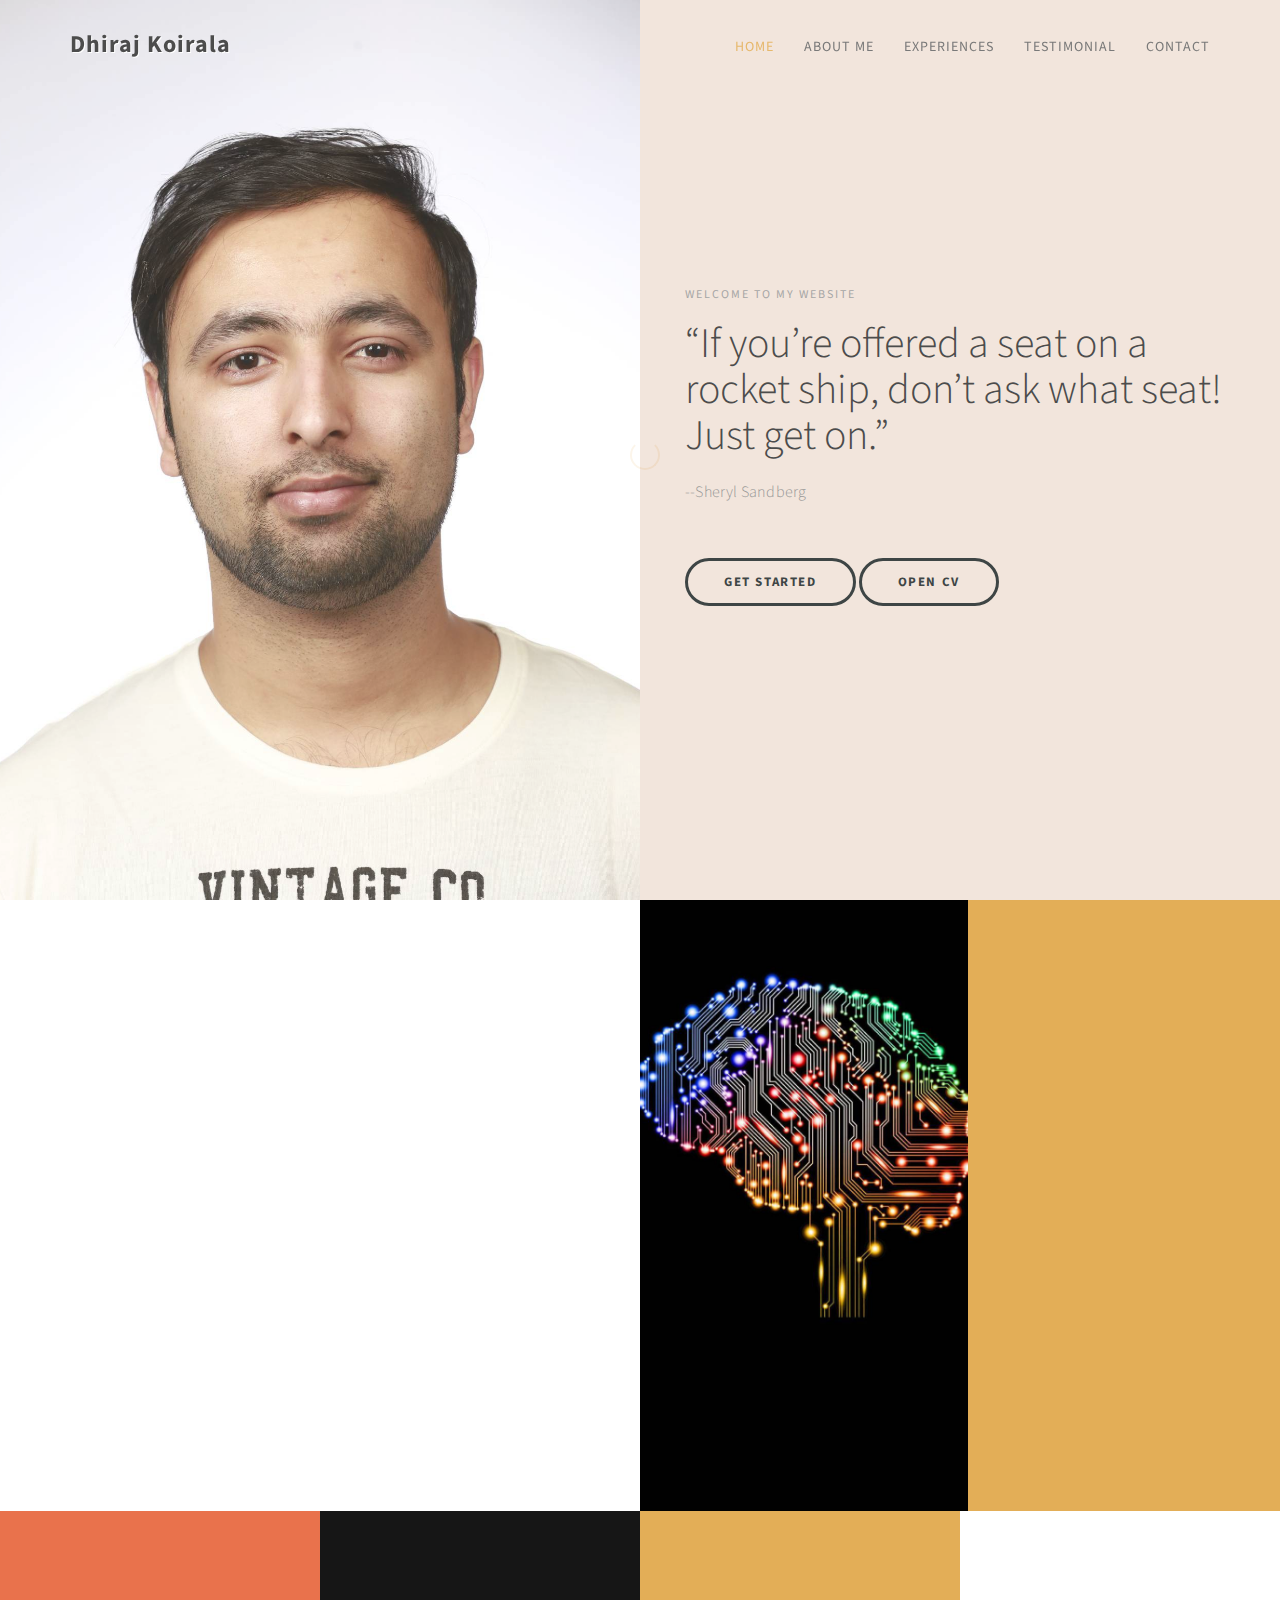
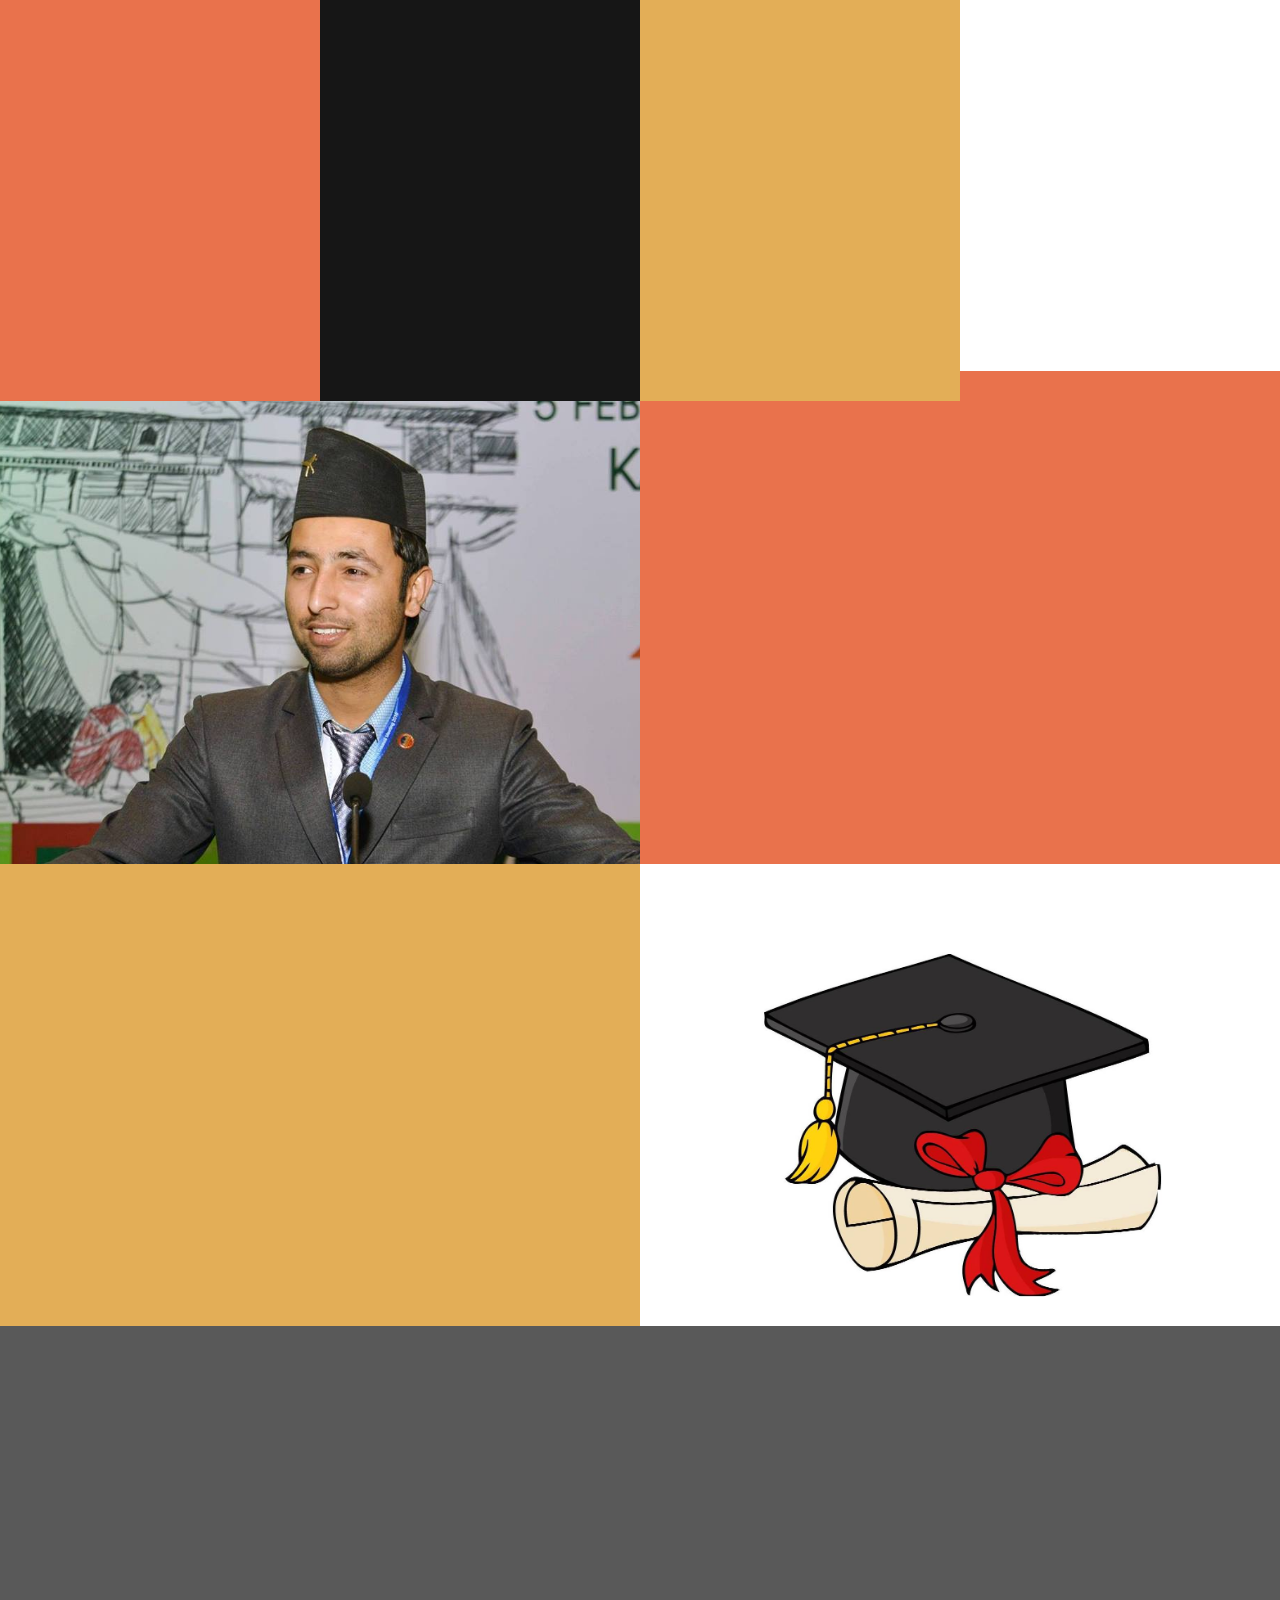
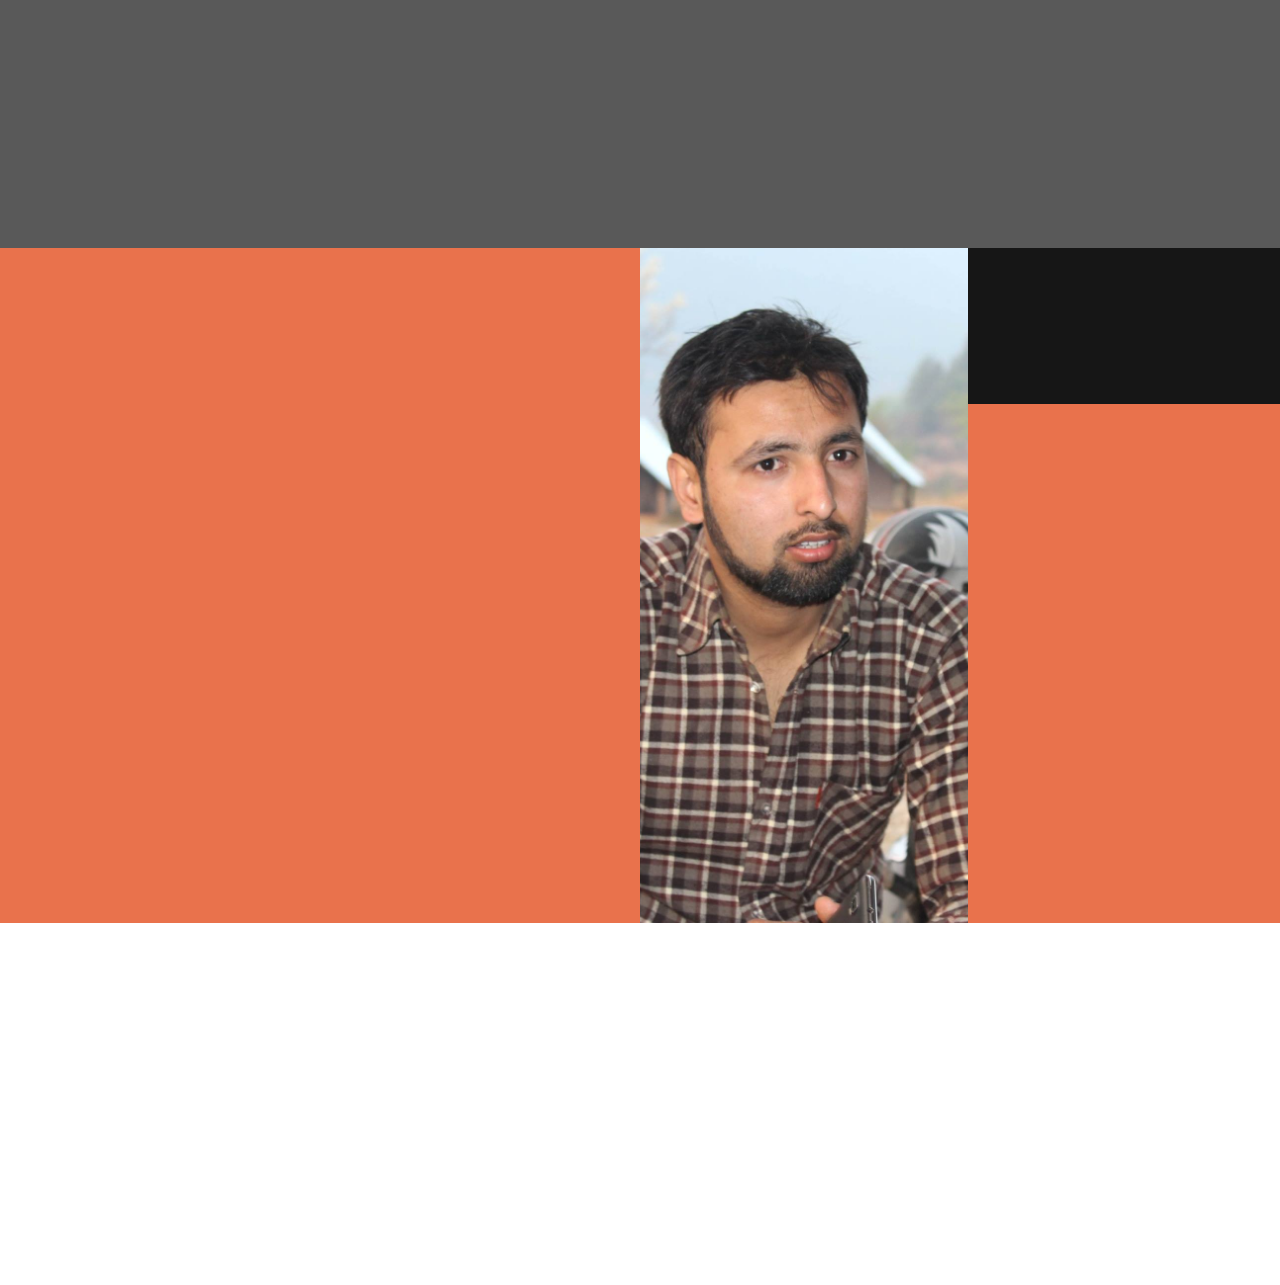
<file: index.html>
<!DOCTYPE html>
<html lang="en">

<head>

    <meta charset="UTF-8">
    <meta http-equiv="X-UA-Compatible" content="IE=Edge">
    <meta name="description" content="">
    <meta name="keywords" content="">
    <meta name="author" content="templatemo">
    <meta name="viewport" content="width=device-width, initial-scale=1, maximum-scale=1">

    <title>Dhiraj Koirala</title>
    <!--
Stimulus Template
http://www.templatemo.com/tm-498-stimulus
-->
    <link rel="stylesheet" href="css/bootstrap.min.css">
    <link rel="stylesheet" href="css/animate.css">
    <link rel="stylesheet" href="css/font-awesome.min.css">
    <link rel="stylesheet" href="css/templatemo-style.css">
    <link rel="stylesheet" href="css/style.css">

    <link href="https://fonts.googleapis.com/css?family=Source+Sans+Pro:300,400,700" rel="stylesheet">
    <link rel="stylesheet" href="https://stackpath.bootstrapcdn.com/font-awesome/4.7.0/css/font-awesome.min.css">
    <link rel="stylesheet" href="https://fonts.googleapis.com/css?family=Tangerine">

</head>

<body data-spy="scroll" data-target=".navbar-collapse" data-offset="50">


    <!-- PRE LOADER -->

    <div class="preloader">
        <div class="spinner">
            <span class="spinner-rotate"></span>
        </div>
    </div>


    <!-- Navigation Section -->

    <div class="navbar navbar-fixed-top custom-navbar" role="navigation">
        <div class="container">

            <!-- navbar header -->
            <div class="navbar-header">
                <button class="navbar-toggle" data-toggle="collapse" data-target=".navbar-collapse">
                    <span class="icon icon-bar"></span>
                    <span class="icon icon-bar"></span>
                    <span class="icon icon-bar"></span>
                </button>
                <a href="#" class="navbar-brand">Dhiraj Koirala</a>
            </div>

            <div class="collapse navbar-collapse">
                <ul class="nav navbar-nav navbar-right">
                    <li><a href="#home" class="smoothScroll">Home</a></li>
                    <li><a href="#about" class="smoothScroll">About Me</a></li>
                    <li><a href="#experience" class="smoothScroll">Experiences</a></li>
                    <li><a href="#quotes" class="smoothScroll">Testimonial</a></li>
                    <li><a href="#contact" class="smoothScroll">Contact</a></li>
                </ul>
            </div>

        </div>
    </div>


    <!-- Home Section -->

    <section id="home" class="parallax-section">
        <div class="container">
            <div class="row">

                <div class="col-md-6 col-sm-6">
                    <div class="home-img"></div>
                </div>

                <div class="col-md-6 col-sm-6">
                    <div class="home-thumb">
                        <div class="section-title">
                            <h4 class="wow fadeInUp" data-wow-delay="0.3s">welcome to my website</h4>
                            <h1 class="wow fadeInUp" data-wow-delay="0.6s"> “If you’re offered a seat on a rocket ship,
                                don’t ask what seat! Just get on.” <strong></strong>
                            </h1>
                            <p class="wow fadeInUp" data-wow-delay="0.9s">--Sheryl Sandberg</p>

                            <a href="#about" class="wow fadeInUp smoothScroll section-btn btn btn-success "
                                data-wow-delay="1.4s">Get Started</a>
                            <a target="_blank" rel="noopener noreferrer"
                                href="https://drive.google.com/file/d/1J0AiC-a9seTaYbRYvqviyuWIv1_-IByF/view?usp=sharing"
                                class="wow fadeInUp smoothScroll section-btn btn btn-success" data-wow-delay="1.4s">Open
                                CV</a>

                        </div>
                    </div>
                </div>


            </div>
        </div>
    </section>


    <!-- About Section -->

    <section id="about" class="parallax-section">
        <div class="container">
            <div class="row">

                <div class="col-md-6 col-sm-12">
                    <div class="about-thumb">
                        <div class="wow fadeInUp section-title" data-wow-delay="0.4s">
                            <h1 style="font-family: 'Tangerine', serif;">For now, It's just me. <strong>Dhiraj
                                    Koirala,</strong>
                            </h1>

                        </div>
                        <div class="wow fadeInUp" data-wow-delay="0.8s">
                            <p>student of Metropolia University of Applied Science, is hungry to become great at his
                                job.
                                Me as an IT and business graduate student poses skill of scanning the environment and finding
                                the hidden opportunity .
                            </p>
                            <p> In my view "Programming is not typing its thinking". I love coding. Beside that I also
                                enjoy swimming, playing football
                                and listening music. Always think optimistic and expect an exciting future. </p>

                        </div>
                    </div>
                </div>

                <div class="col-md-3 col-sm-6">
                    <div class="  background-image about-img border border-dark"></div>
                </div>

                <div class="bg-yellow col-md-3 col-sm-6">
                    <div class="skill-thumb">
                        <div class="wow fadeInUp section-title color-white" data-wow-delay="1.2s">
                            <h1>My Skills</h1>
                            <p class="color-white">Photoshop . HTML CSS JS . Web Design</p>
                        </div>

                        <div class=" wow fadeInUp skills-thumb" data-wow-delay="1.6s">

                            <strong style="font-size: 1em">Backend Processing </strong><strong
                                style="font-size:1em;margin: 2%">(Nodejs,
                                Django, Spring MVC, Hibernate)</strong>
                            <span class="color-white pull-right">90%</span>
                            <div class="progress">
                                <div class="progress-bar progress-bar-primary" role="progressbar" aria-valuenow="90"
                                    aria-valuemin="0" aria-valuemax="100" style="width: 90%;"></div>
                            </div>

                            <strong style="font-size: 1em">Database </strong><strong style="font-size:1em;margin: 2%">(
                                PostgreSQL, sqlite3, MySQL, MongoDB)</strong>
                            <span class="color-white pull-right">90%</span>
                            <div class="progress">
                                <div class="progress-bar progress-bar-primary" role="progressbar" aria-valuenow="90"
                                    aria-valuemin="0" aria-valuemax="100" style="width: 90%;"></div>
                            </div>

                            <strong style="font-size: 1em">Programming Language </strong><strong
                                style="font-size:1em;margin: 2%">(Java, Python,
                                JavaScript, C )</strong>
                            <span class="color-white pull-right">80%</span>
                            <div class="progress">
                                <div class="progress-bar progress-bar-primary" role="progressbar" aria-valuenow="80"
                                    aria-valuemin="0" aria-valuemax="100" style="width: 80%;"></div>
                            </div>
                            <strong>Frontend Design </strong><strong style="font-size:1em;margin: 2%">(React, HTML5 &
                                CSS3,Bootstrap )</strong>
                            <span class="color-white pull-right">75%</span>
                            <div class="progress">
                                <div class="progress-bar progress-bar-primary" role="progressbar" aria-valuenow="75"
                                    aria-valuemin="0" aria-valuemax="100" style="width: 75%;"></div>
                            </div>


                        </div>
                    </div>
                </div>

            </div>
        </div>
    </section>

    <!-- Service Section -->

    <section id="service" class="parallax-section">
        <div class="container">
            <div class="d-flex flex-row">
                <div class="col-md-3 col-sm-6">
                    <div class="wow fadeInUp color-white service-thumb overflow-hidden " data-wow-delay="1.2s">
                            <i class="fa fa-bar-chart" aria-hidden=" true"></i>
                            <h3>Flight Search</h3>
                            <p class="color-white text-justify">
                                This objective of project is to search best flight option. 
                                I have use open flight api provided by https://amadeus.com
                               The basic stack used is Nodejs,React, MongoDB, Jsonwebtoken. 
                                
    
                            </p>
                            <a href="https://flight-scanner.netlify.app/" class="btn btn-info"
                                role="button">Demo</a>
                        
                    </div>
                </div>
                <div class=" bg-dark col-md-3 col-sm-6 h-100">
                    <div class="wow fadeInUp color-white service-thumb " data-wow-delay="1.2s">
                        <i class="fa fa-bar-chart" aria-hidden=" true"></i>
                        <h3>Financial report</h3>
                        <p class="color-white text-justify">
                            This objective of project is to prepare financial statement and calculate profit.
                            This is developed by two member team. The basic stack used is Nodejs,
                            React, MongoDB, Jsonwebtoken.

                        </p>
                        <a href="https://financial-statement-app.netlify.app/" class="btn btn-info"
                            role="button">Demo</a>
                    </div>
                </div>

                <div class="bg-yellow   col-md-3 col-sm-6">
                    <div class="wow fadeInUp color-white service-thumb " data-wow-delay="1.2s">
                        <i class="fa fa-comments" aria-hidden="true"></i>
                        <h3>chatApp</h3>
                        <p class="color-white text-justify">
                            This is small appliction for implementation of socket.io. This
                            is was individual project. I have used HTML, CSS, JavaScript
                            and socket.io. I have deployed this application in heroku
                        </p>
                        <a href="https://chat-app-web-socket.herokuapp.com/" class="btn btn-info" role="button">Demo</a>
                    </div>
                </div>
                <div class=" bg-white col-md-3 col-sm-6">
                    <div class="wow fadeInUp color-black service-thumb " data-wow-delay="1.2s">
                        <i class="fa fa-cutlery" aria-hidden="true"></i>
                        <h3 style="color: black">Burger builder</h3>
                        <p class=" text-justify" style="color: black">
                            This is individual project designed using React. It has
                            implemented to render UI for designing burger including
                            the ingredient selected by user and calculating price.
                        </p>
                        <a href="https://burger-builder-dhirajko.herokuapp.com/" class="btn btn-info"
                            role="button">Demo</a>
                    </div>
                </div>


            </div>
        </div>
    </section>


    <!-- Experience Section -->

    <section id="experience" class="parallax-section">
        <div class="container">
            <div class="row">

                <div class="col-md-6 col-sm-6">
                    <div class="background-image experience-img "></div>
                </div>

                <div class="col-md-6 col-sm-6">
                    <div class="color-white experience-thumb">
                        <div class="wow fadeInUp section-title" data-wow-delay="0.8s">
                            <h1>My Experiences</h1>
                            <p class="color-white">Previous companies and my tasks</p>
                        </div>

                        <div class="wow fadeInUp color-white media" data-wow-delay="1.2s">
                            <div class="media-object media-left">
                                <i class="fa fa-laptop"></i>
                            </div>
                            <div class="media-body">
                                <h3 class="media-heading">Developer <small>2020 Jan - Current</small></h3>
                                <p class="color-white">CGI Suomi Oy</p>
                                <p class="color-white">Development, Bug Fix, Testing</p>
                            </div>
                        </div>

                        <div class="wow fadeInUp color-white media" data-wow-delay="1.6s">
                            <div class="media-object media-left">
                                <i class="fa fa-laptop"></i>
                            </div>
                            <div class="media-body">
                                <h3 class="media-heading">Software Developer <small>2019 June - 2020 Jan</small></h3>
                                <p class="color-white">Sentido Enterprises</p>
                                <p class="color-white">Development, Bug Fix, Deployment, Testing</p>
                            </div>
                        </div>

                    </div>
                </div>

            </div>
        </div>
    </section>


    <!-- Education Section -->

    <section id="education" class="parallax-section">
        <div class="container">
            <div class="row">

                <div class="col-md-6 col-sm-6">
                    <div class="color-white education-thumb">
                        <div class="wow fadeInUp section-title" data-wow-delay="0.8s">
                            <h1>My Education</h1>
                            <p class="color-white">Majors and Institute</p>
                        </div>

                        <div class="wow fadeInUp color-white media" data-wow-delay="1.2s">
                            <div class="media-object media-left">
                                <i class="fa fa-laptop"></i>
                            </div>
                            <div class="media-body">
                                <h3 class="media-heading">Bachelor of Enginnering,(IT) <small>2016 Aug -
                                        2020 Dec</small></h3>
                                <p class="color-white">Software Enginnering</p>
                                <p class="color-white">Metropolia University of Applied Science, Leppävärä,Espoo. </p>

                            </div>
                        </div>

                        <div class="wow fadeInUp color-white media" data-wow-delay="1.6s">
                            <div class="media-object media-left">
                                <i class="fa fa-laptop"></i>
                            </div>
                            <div class="media-body">
                                <h3 class="media-heading">Bachelor of Business Studies <small>2011 Apr - 2014
                                        Apr</small></h3>
                                <p class="color-white">Accounting and Finance</p>
                                <p class="color-white">Nepal Commerce Campus (Tribhuvan University), Kathmandu, Nepal
                                </p>
                            </div>
                        </div>

                    </div>
                </div>

                <div class="col-md-6 col-sm-6">
                    <div class="background-image education-img"></div>
                </div>

            </div>
        </div>
    </section>


    <!-- Quotes Section -->

    <section id="quotes" class="parallax-section">
        <div class="overlay"></div>
        <div class="container">
            <div class="row">

                <div class="col-md-offset-1 col-md-10 col-sm-12">
                    <i class="wow fadeInUp fa fa-star" data-wow-delay="0.6s"></i>
                    <h3 class="wow fadeInUp" data-wow-delay="0.8s"><strong></strong> Secretary in International
                        Conference SAARCH-2016 held in Kathmandu.</h3>
                    <h3 class="wow fadeInUp" data-wow-delay="0.8s">Team leader in volunteer mobilization in the
                        Earthquake Relief Program by SONA.</h3>
                    <h3 class="wow fadeInUp" data-wow-delay="0.8s">2 month management training in Nepal Bank Limited.
                    </h3>
                    <p class="wow fadeInUp" data-wow-delay="1s"></p>
                </div>

            </div>
        </div>
    </section>


    <!-- Contact Section -->

    <section id="contact" class="parallax-section">
        <div class="container">
            <div class="row">

                <div class="col-md-6 col-sm-12">
                    <div class="contact-form">
                        <div class="wow fadeInUp section-title" data-wow-delay="0.2s">
                            <h1 class="color-white">Say hello..</h1>
                            <p class="color-white">Your message are always welcome...</p>
                        </div>

                        <div id="contact-form">
                            <form action="#" method="post">
                                <div class="wow fadeInUp" data-wow-delay="1s">
                                    <input name="fullname" type="text" class="form-control" id="fullname"
                                        placeholder="Your Name">
                                </div>
                                <div class="wow fadeInUp" data-wow-delay="1.2s">
                                    <input name="email" type="email" class="form-control" id="email"
                                        placeholder="Your Email">
                                </div>
                                <div class="wow fadeInUp" data-wow-delay="1.4s">
                                    <textarea name="message" rows="5" class="form-control" id="message"
                                        placeholder="Write your message..."></textarea>
                                </div>
                                <div class="wow fadeInUp col-md-6 col-sm-8" data-wow-delay="1.6s">
                                    <input name="submit" type="submit" class="form-control" id="submit" value="Send"
                                        disabled>
                                </div>
                            </form>
                        </div>

                    </div>
                </div>

                <div class="col-md-3 col-sm-6">
                    <div class="background-image contact-img"></div>
                </div>

                <div class="bg-dark col-md-3 col-sm-6">
                    <!-- <div class="contact-thumb">
                        <div class="wow fadeInUp contact-info" data-wow-delay="0.6s">
                            <h3 class="color-white">Visit my office</h3>
                            <p>456 New Street 22000, New York City, USA</p>
                        </div>-->

                    <div class="wow fadeInUp contact-info" data-wow-delay="0.8s">
                        <h3 class="color-white">Contact.</h3>
                        <p><i class="fa fa-phone"></i> +358451608626</p>
                        <p><i class="fa fa-envelope-o"></i> <a
                                href="mailto:dhirajkoirala2013@gmail.com">dhirajkoirala2013@gmail.com</a></p>

                        <!--<p><i class="fa fa-globe"></i> <a href="https://www.dhirajkoirala.com.np">www.dhirajkoirala.com.np</a></p> -->
                    </div>

                </div>
            </div>

        </div>
        </div>
    </section>


    <!-- Footer Section -->

    <footer>
        <div class="container">
            <div class="row">

                <div class="col-md-12 col-sm-12">

                    <ul class="wow fadeInUp social-icon" data-wow-delay="2s">
                        <li><a href="https://www.facebook.com/dhiraj.koirala.9" class="fa fa-facebook"></a></li>
                        <!-- <li><a href="#" class="fa fa-twitter"></a></li>
                        <li><a href="#" class="fa fa-google-plus"></a></li>
                         <li><a href="#" class="fa fa-dribbble"></a></li>-->
                        <li><a href="https://www.linkedin.com/in/dhiraj-koirala-297b13156/" class="fa fa-linkedin"></a>
                        </li>
                    </ul>
                </div>

            </div>
        </div>
    </footer>

    <!-- SCRIPTS -->

    <script src="js/jquery.js"></script>
    <script src="js/bootstrap.min.js"></script>
    <script src="js/jquery.parallax.js"></script>
    <script src="js/smoothscroll.js"></script>
    <script src="js/wow.min.js"></script>
    <script src="js/custom.js"></script>

</body>

</html>
</file>
<file: css/templatemo-style.css>
/*

Stimulus Template

http://www.templatemo.com/tm-498-stimulus

*/

body {
	background: #ffffff;
    font-family: 'Source Sans Pro', sans-serif;
    font-style: normal;
	font-weight: 300;
    overflow-x: hidden;
}

html,body {
  width: 100%;
  height: 100%;
}


/*---------------------------------------
    Typorgraphy              
-----------------------------------------*/

h1,h2,h3,h4,h5,h6 {
  font-style: normal;
  font-weight: 300;
}

h1,h2,h3 {
  font-weight: 300;
}

h1 {
  font-size: 42px;
  padding-bottom: 14px;
  margin-bottom: 0px;
}

h2 {
  font-size: 42px;
  line-height: 52px;
  margin-top: 0px;
}

h3 {
  font-size: 26px;
  line-height: 32px;
  padding-bottom: 6px;
}

h4 {
  color: #999;
  font-size: 12px;
  font-weight: normal;
  letter-spacing: 2px;
  text-transform: uppercase;
  padding-top: 6px;
}

h5 {
  color: #666666;
}

strong {
  color: #232B2B;
  font-weight: normal;
}

p {
    color: #888;
    font-size: 16px;
    font-weight: 300;
    line-height: 28px;
    letter-spacing: 0.2px;
}

.section-btn {
  background-color: transparent;
  border: 3px solid #232B2B;
  border-radius: 100px;
  color: #232B2B;
  font-size: 13px;
  font-weight: bold;
  letter-spacing: 1.6px;
  padding: 12px 36px;
  margin-top: 42px;
  transition: all 0.4s ease-in-out;
  text-transform: uppercase;
}

.section-btn:hover {
  background: #E3AE57;
  border-color: transparent;
  color: #ffffff;
}

.btn-success:focus {
  background-color: #000;
  border-color: transparent;
}

.parallax-section {
  background-attachment: fixed !important;
  background-size: cover !important;
}

.section-title {
  position: relative;
  padding-bottom: 22px;
}

#about,
#service,
#experience,
#education,
#contact {
  position: relative;
}

#home .container,
#about .container, 
#experience .container,
#service .container,
#education .container,
#contact .container {
  width: 100%;
  padding: 0;
  margin: 0;
}

#experience .experience-thumb,
#education .education-thumb  {
  padding: 22px 42px 42px 42px;
}

#service,
#quotes,
footer {
  text-align: center;
}

#experience,
#education {
  background: #E9724C;
}

.background-image {
    background-position: 50% 50% !important;
    background-size: cover !important;
    width: 100%;
    height: 100%;
    min-height: 75vh;
    position: absolute;
    top: 0;
    right: 0;
    bottom: 0;
    left: 0;
}

.color-white {
  color: #ffffff;
}

.color-yellow {
  color: #E3AE57;
}

.bg-yellow {
  background: #E3AE57;
}

.bg-white {
  background: #ffffff;
}

.bg-dark {
  background: #161616;
}



/*---------------------------------------
    General               
-----------------------------------------*/

html{
  -webkit-font-smoothing: antialiased;
}

a {
  color: #E3AE57;
  -webkit-transition: 0.5s;
  -o-transition: 0.5s;
  transition: 0.5s;
  text-decoration: none !important;
}
a:hover, a:active, a:focus {
  color: #E3AE57;
  outline: none;
}

* {
  -webkit-box-sizing: border-box;
  -moz-box-sizing: border-box;
  box-sizing: border-box;
}

*:before,
*:after {
  -webkit-box-sizing: border-box;
  -moz-box-sizing: border-box;
  box-sizing: border-box;
}



/*---------------------------------------
    Preloader section              
-----------------------------------------*/

.preloader {
  position: fixed;
  top: 0;
  left: 0;
  width: 100%;
  height: 100%;
  z-index: 99999;
  display: flex;
  flex-flow: row nowrap;
  justify-content: center;
  align-items: center;
  background: none repeat scroll 0 0 #ffffff;
}

.spinner {
  border: 1px solid transparent;
  border-radius: 5px;
  position: relative;
}

.spinner:before {
  content: '';
  box-sizing: border-box;
  position: absolute;
  top: 50%;
  left: 50%;
  width: 30px;
  height: 30px;
  margin-top: -10px;
  margin-left: -10px;
  border-radius: 50%;
  border: 2px solid #E3AE57;
  border-top-color: #f9f9f9;
  animation: spinner .6s linear infinite;
}

@-webkit-@keyframes spinner {
  to {transform: rotate(360deg);}
}

@keyframes spinner {
  to {transform: rotate(360deg);}
}



/*---------------------------------------
    Navigation section              
-----------------------------------------*/

.custom-navbar {
    margin-bottom: 0;
    background-color: #ffffff;
}

.custom-navbar .navbar-brand {
    color: #333;
	text-shadow: 1px 1px #fff;
    font-weight: bold;
    font-size: 24px;
    line-height: 35px;
    letter-spacing: 1px;
}

.custom-navbar .nav li a {
    color: #666;
    font-size: 14px;
    font-weight: 400;
    letter-spacing: 1px;
    text-transform: uppercase;
    line-height: 40px;
    transition: all 0.4s ease-in-out;
}

.custom-navbar .nav li a:hover {
    background: transparent;
    color: #E3AE57;
}

.custom-navbar .navbar-nav > li > a:hover,
.custom-navbar .navbar-nav > li > a:focus {
  background-color: transparent;
}

.custom-navbar .nav li.active > a {
    background-color: transparent;
    color: #E3AE57;
}

.custom-navbar .navbar-toggle {
    border: none;
    padding-top: 10px;
}

.custom-navbar .navbar-toggle {
    background-color: transparent;
}

.custom-navbar .navbar-toggle .icon-bar {
    background: #E3AE57;
    border-color: transparent;
}

@media(min-width:768px) {
    .custom-navbar {
        padding: 12px 0;
        border-bottom: 0;
        background: 0 0; 
    }
    .custom-navbar.top-nav-collapse {
        background: #ffffff;
        box-shadow: 0px 2px 8px 0px rgba(50, 50, 50, 0.08);
        padding: 0;
    }

}



/*---------------------------------------
    Home section              
-----------------------------------------*/

#home h1 {
  padding-bottom: 18px;
}

#home .col-md-6 {
  background: #f1e2d7;
/* light blue color: #c3eafd; */
  padding-right: 0;
  padding-left: 0;
}

#home .home-img {
  background: url('../images/home-img.jpg') no-repeat;
  background-size: cover;
  background-position: 50% 50%;
  width: 100%;
  height: 100vh;
}

#home .home-thumb {
  display: -webkit-box;
  display: -webkit-flex;
  display: -ms-flexbox;
  display: flex;
  -webkit-box-align: center;
  -webkit-align-items: center;
  -ms-flex-align: center;
  align-items: center;
  height: 100vh;
  padding: 0 45px 0 45px;
}



/*---------------------------------------
   About section              
-----------------------------------------*/

#about .about-img {
    background: url('../images/about-img.jpg') no-repeat;
}

#about .about-thumb,
#about .skill-thumb {
  padding: 22px 32px 32px 32px;
}

#about .progress {
  background: #ffffff;
  border-radius: 0px;
  box-shadow: none;
  height: 2px;
}

#about .progress-bar-primary {
  background: #232B2B;
}

#about strong,
#about span {
  font-weight: bold;
  display: inline-block;
  padding-bottom: 8px;
}



/*---------------------------------------
    Service section              
-----------------------------------------*/

#service {
  background: #E9724C;
}

#service p {
  font-size: 18px;
  line-height: 30px;
}

#service .service-thumb {
  padding: 52px 22px 52px 22px;
}

#service .service-thumb .fa {
  font-size: 42px;
  padding-bottom: 22px;
}



/*---------------------------------------
    Experience section              
-----------------------------------------*/

#experience .experience-img {
  background: url('../images/experience-img.jpg') no-repeat;
}

#experience .media-heading {
  margin-bottom: 0px;
}

#experience .media .fa {
  font-size: 42px;
  margin-right: 14px;
}

#experience small {
  color: #633;
  font-weight: bold;
}

/*---------------------------------------
    Education section              
-----------------------------------------*/

#education {
  background: #E3AE57;
}

#education .education-img {
  background: url('../images/education-img.jpg') no-repeat;
}

#education .media-heading {
  margin-bottom: 0px;
}

#education .media .fa {
  font-size: 42px;
  margin-right: 14px;
}

#education small {
  color: #886D1E;
  font-weight: bold;
}



/*---------------------------------------
   Quotes section              
-----------------------------------------*/

#quotes {
    background: url('../images/quotes-bg.jpg') 50% 0 repeat-y fixed;
    background-size: cover;
    background-position: center center;
    color: #ffffff;
    position: relative;
    padding: 100px 0px;
}

#quotes .overlay {
    background: #121212;
    width: 100%;
    height: 100%;
    position: absolute;
    top: 0;
    opacity: 0.7;
}

#quotes .fa {
  font-size: 42px;
  margin-top: 32px;
  margin-bottom: 22px;
}

#quotes p {
  padding-top: 32px;
}


/*---------------------------------------
    Contact section              
-----------------------------------------*/

#contact {
  background: #E9724C;
}

#contact .contact-form,
#contact .contact-thumb {
  padding: 22px 32px 22px 32px;
  min-height: 75vh;
}

#contact .contact-img {
  background: url('../images/contact-img.jpg') no-repeat;
  min-height: 75vh;
}

#contact .contact-info {
  padding-top: 6px;
  padding-bottom: 6px;
}

#contact .form-control::-moz-placeholder{color:#ffffff;opacity:1}
#contact .form-control:-ms-input-placeholder{color:#ffffff}
#contact .form-control::-webkit-input-placeholder{color:#ffffff}

#contact .form-control {
  background: transparent;
  border: none;
  border-bottom: 1px solid #E3AE57;
  border-radius: 0px;
  box-shadow: none;
  color: #ffffff;
  font-size: 18px;
  margin-top: 10px;
  margin-bottom: 25px;
  transition: all 0.4s ease-in-out;
}

#contact .form-control:focus {
  border-bottom-color: #ffffff;
}

#contact input {
  height: 45px;
}

#contact input[type="submit"] {
  background: #ffffff;
  border: 2px solid transparent;
  border-radius: 40px;
  color: #161616;
  padding-bottom: 10px;
}

#contact input[type="submit"]:hover {
  background: transparent;
  border-color: #ffffff;
  color: #ffffff;
}

#contact .fa {
  padding-right: 10px;
}



/*---------------------------------------
   Footer section              
-----------------------------------------*/

footer {
    padding: 140px 0px;
}



/*---------------------------------------
   Social icon             
-----------------------------------------*/

.social-icon {
    position: relative;
    padding: 0;
    margin: 0;
    text-align: center;
}

.social-icon li {
    display: inline-block;
    list-style: none;
}

.social-icon li a {
    border: 2px solid transparent;
    color: #999;
    border-radius: 100px;
    cursor: pointer;
    font-size: 16px;
    text-decoration: none;
    transition: all 0.4s ease-in-out;
    width: 50px;
    height: 50px;
    line-height: 50px;
    text-align: center;
    vertical-align: middle;
    position: relative;
    margin: 22px 4px 10px 4px;
}

.social-icon li a:hover {
    background: #E3AE57;
    border-color: #ffffff;
    color: #ffffff;
    transform: scale(1.1);
}



/*---------------------------------------
   Mobile Responsive         
-----------------------------------------*/

/* @media only screen and (max-width: 580px) {
  h1 {
    font-size: 32px;
  }

  h2 {
    font-size: 28px;
    line-height: inherit;
  }

  h3 {
    font-size: 22px;
    line-height: inherit;
  }
} */

@media only screen and (max-width: 767px) {
  .custom-navbar .navbar-brand {
    line-height: 18px;
  }

  #home .home-thumb {
    height: auto;
    padding-top: 32px;
    padding-bottom: 12px;
  }

  #home .container,
  #about .container, 
  #experience .container,
  #service .container,
  #education .container,
  #contact .container {
    padding-right: 15px;
    padding-left: 15px;
  }

  #about .col-md-3,
  #experience .col-md-6,
  #education .col-md-6,
  #contact .col-md-3 {
    padding: 0;
    margin: 0;
  }

  .background-image {
    position: relative;
    min-height: 65vh;
  }
}

@media only screen and (max-width: 1024px) {
  .section-title {
    padding-bottom: 12px;
  }

  footer {
    padding: 40px 0;
  }
}
</file>
<file: css/style.css>
.text-justify{
    text-align: justify;
    text-justify: inter-word;
}
</file>
